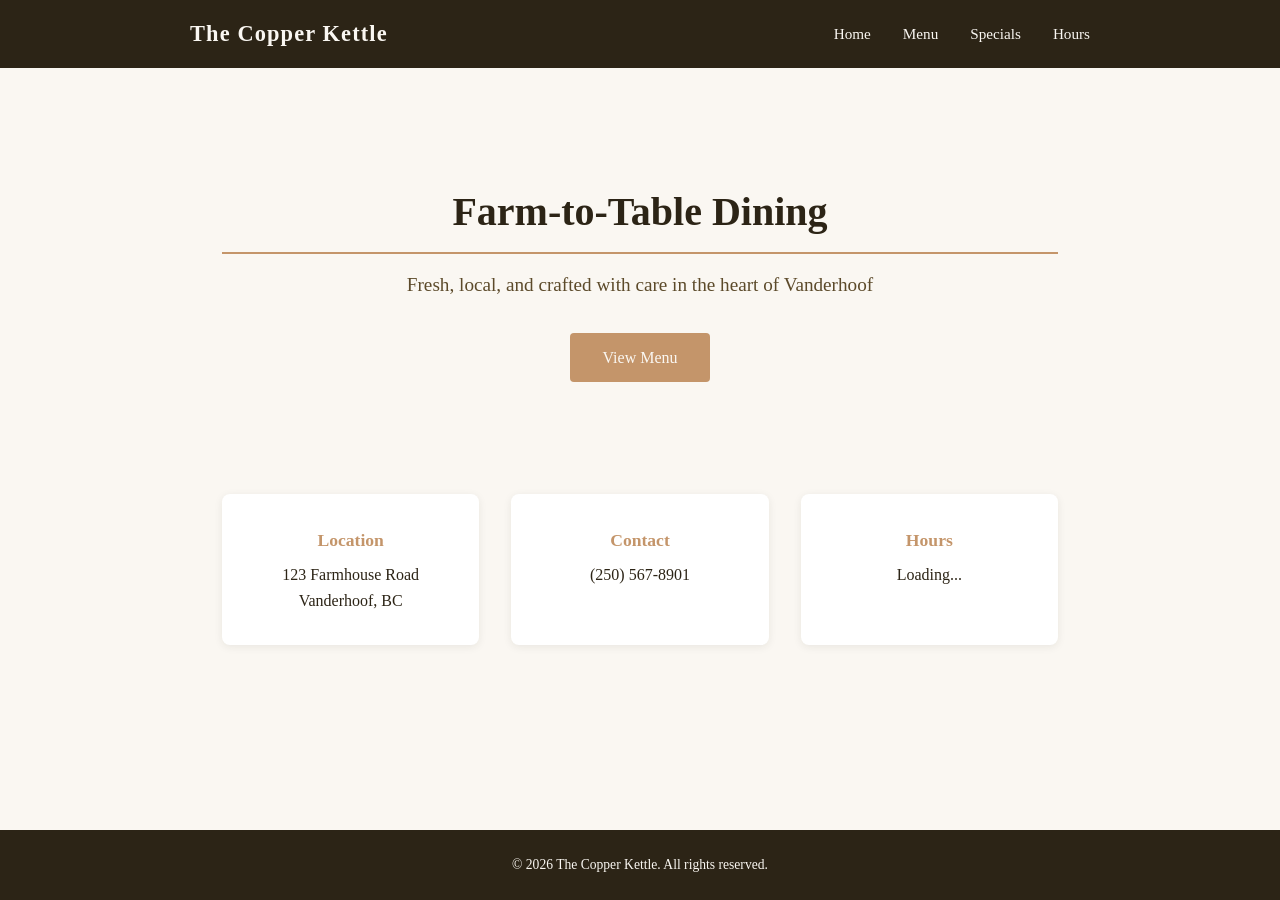
<file: index.html>
<!DOCTYPE html>
<html lang="en">
<head>
  <meta charset="UTF-8">
  <meta name="viewport" content="width=device-width, initial-scale=1.0">
  <title>The Copper Kettle | Farm-to-Table Dining in Vanderhoof</title>
  <link rel="stylesheet" href="style.css">
</head>
<body>
  <header>
    <nav>
      <div class="logo">The Copper Kettle</div>
      <ul class="nav-links">
        <li><a href="index.html">Home</a></li>
        <li><a href="menu.html">Menu</a></li>
        <li><a href="specials.html">Specials</a></li>
        <li><a href="hours.html">Hours</a></li>
      </ul>
    </nav>
  </header>

  <main>
    <section class="hero">
      <h1>Farm-to-Table Dining</h1>
      <p>Fresh, local, and crafted with care in the heart of Vanderhoof</p>
      <a href="menu.html" class="btn">View Menu</a>
    </section>

    <section class="info">
      <div class="info-card">
        <h3>Location</h3>
        <p>123 Farmhouse Road<br>Vanderhoof, BC</p>
      </div>
      <div class="info-card">
        <h3>Contact</h3>
        <p>(250) 567-8901</p>
      </div>
      <div class="info-card">
        <h3>Hours</h3>
        <p id="home-hours">Loading...</p>
      </div>
    </section>
  </main>

  <footer>
    <p>&copy; 2026 The Copper Kettle. All rights reserved.</p>
  </footer>

  <script src="app.js"></script>
  <script>
    loadHours('home-hours');
  </script>
</body>
</html>
</file>
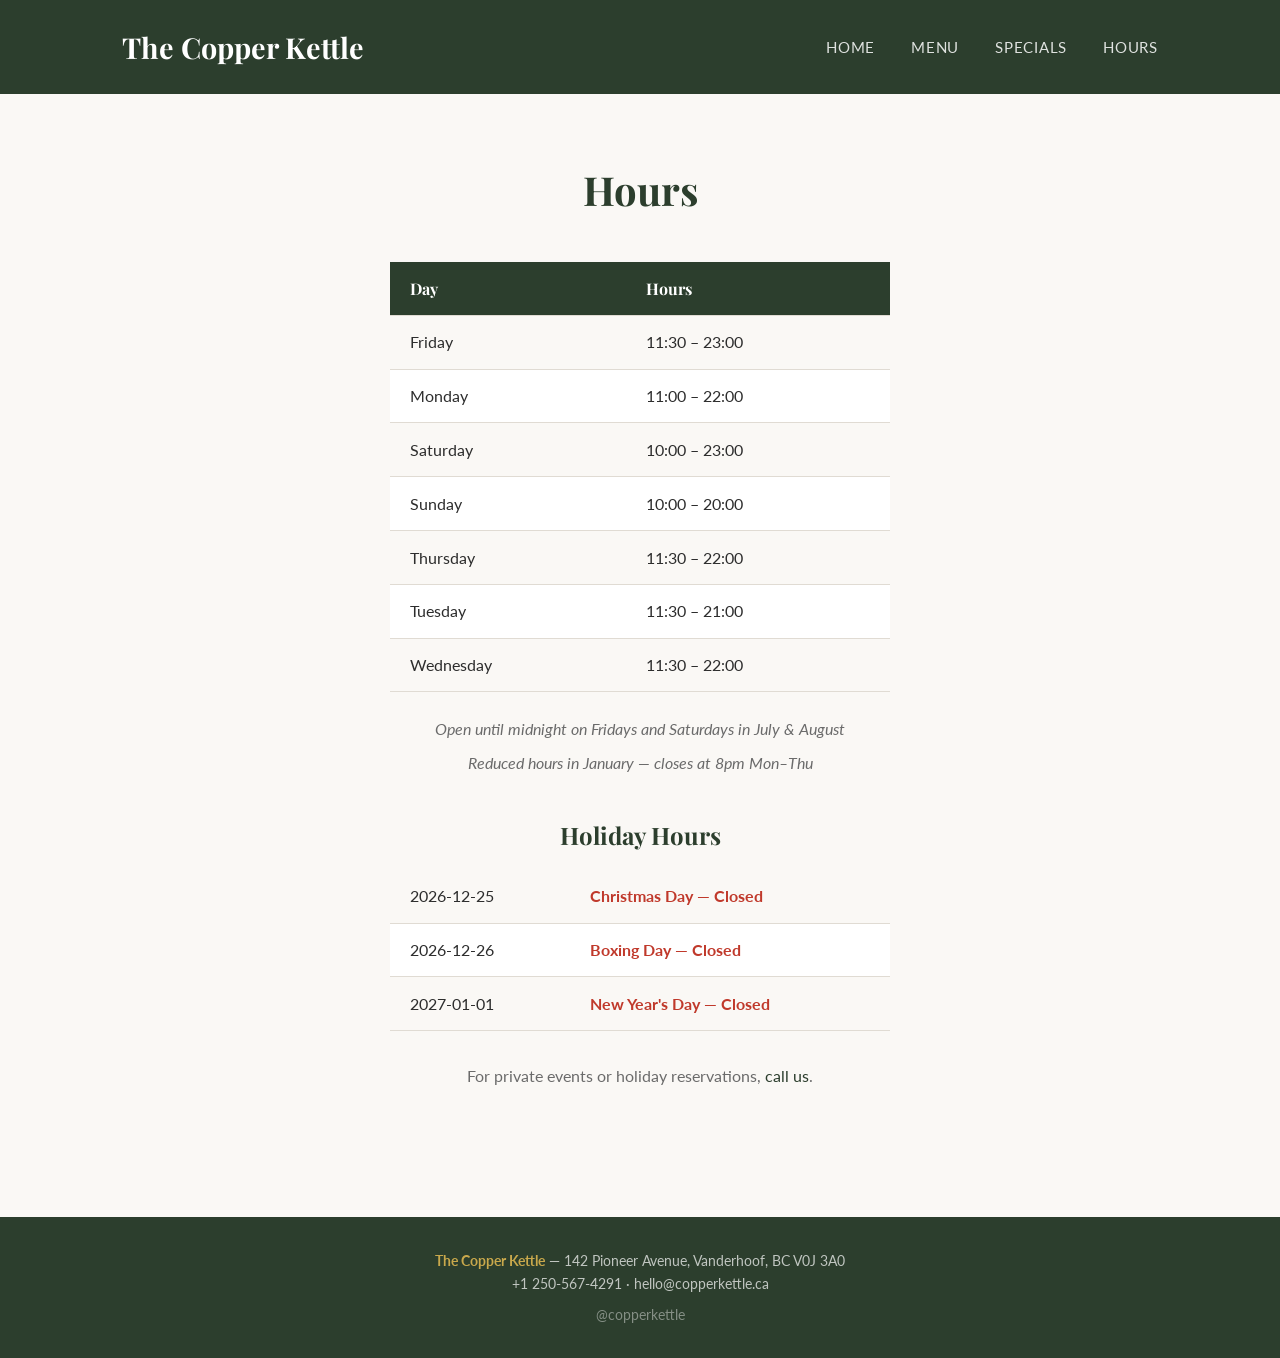
<file: hours/index.html>
<!doctype html><html lang=en><head><meta charset=UTF-8><meta name=viewport content="width=device-width,initial-scale=1"><title>Hours — The Copper Kettle</title>
<meta name=description content="Locally sourced ingredients, timeless recipes, unforgettable evenings."><link rel=preconnect href=https://fonts.googleapis.com><link href="https://fonts.googleapis.com/css2?family=Playfair+Display:wght@400;700&family=Lato:wght@300;400;700&display=swap" rel=stylesheet><style>:root{--primary:#2C3E2D;--accent:#C9A84C;--bg:#faf8f5;--text:#2d2d2d;--muted:#6b6b6b;--border:#e0dbd3}*{box-sizing:border-box;margin:0;padding:0}body{font-family:lato,sans-serif;background:var(--bg);color:var(--text);line-height:1.6}h1,h2,h3{font-family:playfair display,serif;font-weight:700}a{color:var(--primary);text-decoration:none}a:hover{color:var(--accent)}header{background:var(--primary);color:#fff;padding:0}.header-inner{max-width:1100px;margin:0 auto;display:flex;align-items:center;justify-content:space-between;padding:1.5rem 2rem}.site-name{font-family:playfair display,serif;font-size:1.8rem;font-weight:700;color:#fff}.site-name span{color:var(--accent)}nav a{color:rgba(255,255,255,.85);margin-left:2rem;font-size:.95rem;text-transform:uppercase;letter-spacing:.05em}nav a:hover{color:var(--accent)}.hero{background:linear-gradient(rgba(44,62,45,.75),rgba(44,62,45,.75)),url(/images/hero.jpg);background-size:cover;background-position:50%;color:#fff;text-align:center;padding:6rem 2rem}.hero h1{font-size:3.5rem;margin-bottom:1rem}.hero p{font-size:1.25rem;max-width:600px;margin:0 auto 2rem;opacity:.9}.hero-cta{display:inline-block;background:var(--accent);color:var(--primary);padding:.85rem 2.5rem;font-weight:700;border-radius:4px;text-transform:uppercase;letter-spacing:.08em;font-size:.9rem}.hero-cta:hover{background:#fff;color:var(--primary)}main{max-width:1100px;margin:0 auto;padding:4rem 2rem}h1.page-title{font-size:2.5rem;color:var(--primary);margin-bottom:2.5rem;text-align:center}.menu-section{margin-bottom:3.5rem}.menu-section h2{font-size:1.8rem;color:var(--primary);border-bottom:2px solid var(--accent);padding-bottom:.5rem;margin-bottom:1.5rem}.menu-section p.section-desc{color:var(--muted);font-style:italic;margin-bottom:1.5rem}.menu-grid{display:grid;gap:1.25rem}.menu-item{display:grid;grid-template-columns:1fr auto;gap:.5rem 1.5rem;padding:1.25rem;background:#fff;border:1px solid var(--border);border-radius:6px}.menu-item h3{font-size:1.1rem;grid-column:1}.menu-item .price{font-weight:700;color:var(--primary);font-size:1.05rem;grid-column:2;grid-row:1;white-space:nowrap}.menu-item .desc{grid-column:1;color:var(--muted);font-size:.95rem}.menu-item .tags{grid-column:1;font-size:.8rem;color:var(--accent);font-style:italic;margin-top:.35rem}.specials-grid{display:grid;grid-template-columns:repeat(auto-fit,minmax(300px,1fr));gap:1.5rem}.special-card{background:var(--primary);color:#fff;padding:2rem;border-radius:8px}.special-card h3{font-size:1.3rem;margin-bottom:.75rem}.special-card .special-price{font-size:1.5rem;font-weight:700;color:var(--accent);margin:.5rem 0}.special-card .special-days{font-size:.85rem;opacity:.75;text-transform:uppercase;letter-spacing:.05em}.special-card .special-note{font-size:.9rem;opacity:.8;margin-top:.75rem;font-style:italic}.hours-table{max-width:500px;margin:0 auto}.hours-table table{width:100%;border-collapse:collapse}.hours-table th,.hours-table td{padding:.85rem 1.25rem;text-align:left;border-bottom:1px solid var(--border)}.hours-table th{background:var(--primary);color:#fff;font-family:playfair display,serif}.hours-table tr:nth-child(even){background:#fff}.hours-table .closed{color:#c0392b;font-weight:700}footer{background:var(--primary);color:rgba(255,255,255,.7);text-align:center;padding:2rem;margin-top:4rem;font-size:.9rem}footer strong{color:var(--accent)}@media(max-width:600px){.hero h1{font-size:2.2rem}.menu-item{grid-template-columns:1fr}.menu-item .price{grid-column:1}}</style></head><body><header><div class=header-inner><div class=site-name>The Copper Kettle</div><nav><a href=/>Home</a>
<a href=/menu>Menu</a>
<a href=/specials>Specials</a>
<a href=/hours>Hours</a></nav></div></header><main><h1 class=page-title>Hours</h1><div class=hours-table><table><thead><tr><th>Day</th><th>Hours</th></tr></thead><tbody><tr><td>Friday</td><td>11:30 – 23:00</td></tr><tr><td>Monday</td><td>11:00 – 22:00</td></tr><tr><td>Saturday</td><td>10:00 – 23:00</td></tr><tr><td>Sunday</td><td>10:00 – 20:00</td></tr><tr><td>Thursday</td><td>11:30 – 22:00</td></tr><tr><td>Tuesday</td><td>11:30 – 21:00</td></tr><tr><td>Wednesday</td><td>11:30 – 22:00</td></tr></tbody></table></div><p style=text-align:center;margin-top:1.5rem;color:var(--muted);font-style:italic>Open until midnight on Fridays and Saturdays in July & August</p><p style=text-align:center;margin-top:.5rem;color:var(--muted);font-style:italic>Reduced hours in January — closes at 8pm Mon–Thu</p><h2 style=font-size:1.5rem;color:var(--primary);margin-top:2.5rem;margin-bottom:1rem;text-align:center>Holiday Hours</h2><div class=hours-table><table><tbody><tr><td>2026-12-25</td><td class=closed>Christmas Day — Closed</td></tr><tr><td>2026-12-26</td><td class=closed>Boxing Day — Closed</td></tr><tr><td>2027-01-01</td><td class=closed>New Year's Day — Closed</td></tr></tbody></table></div><p style=text-align:center;margin-top:2rem;color:var(--muted)>For private events or holiday reservations, <a href=tel:+1%20250-567-4291>call us</a>.</p></main><footer><p><strong>The Copper Kettle</strong> — 142 Pioneer Avenue, Vanderhoof, BC V0J 3A0</p><p>+1 250-567-4291 · hello@copperkettle.ca</p><p style=margin-top:.5rem;opacity:.6>@copperkettle</p></footer></body></html>
</file>
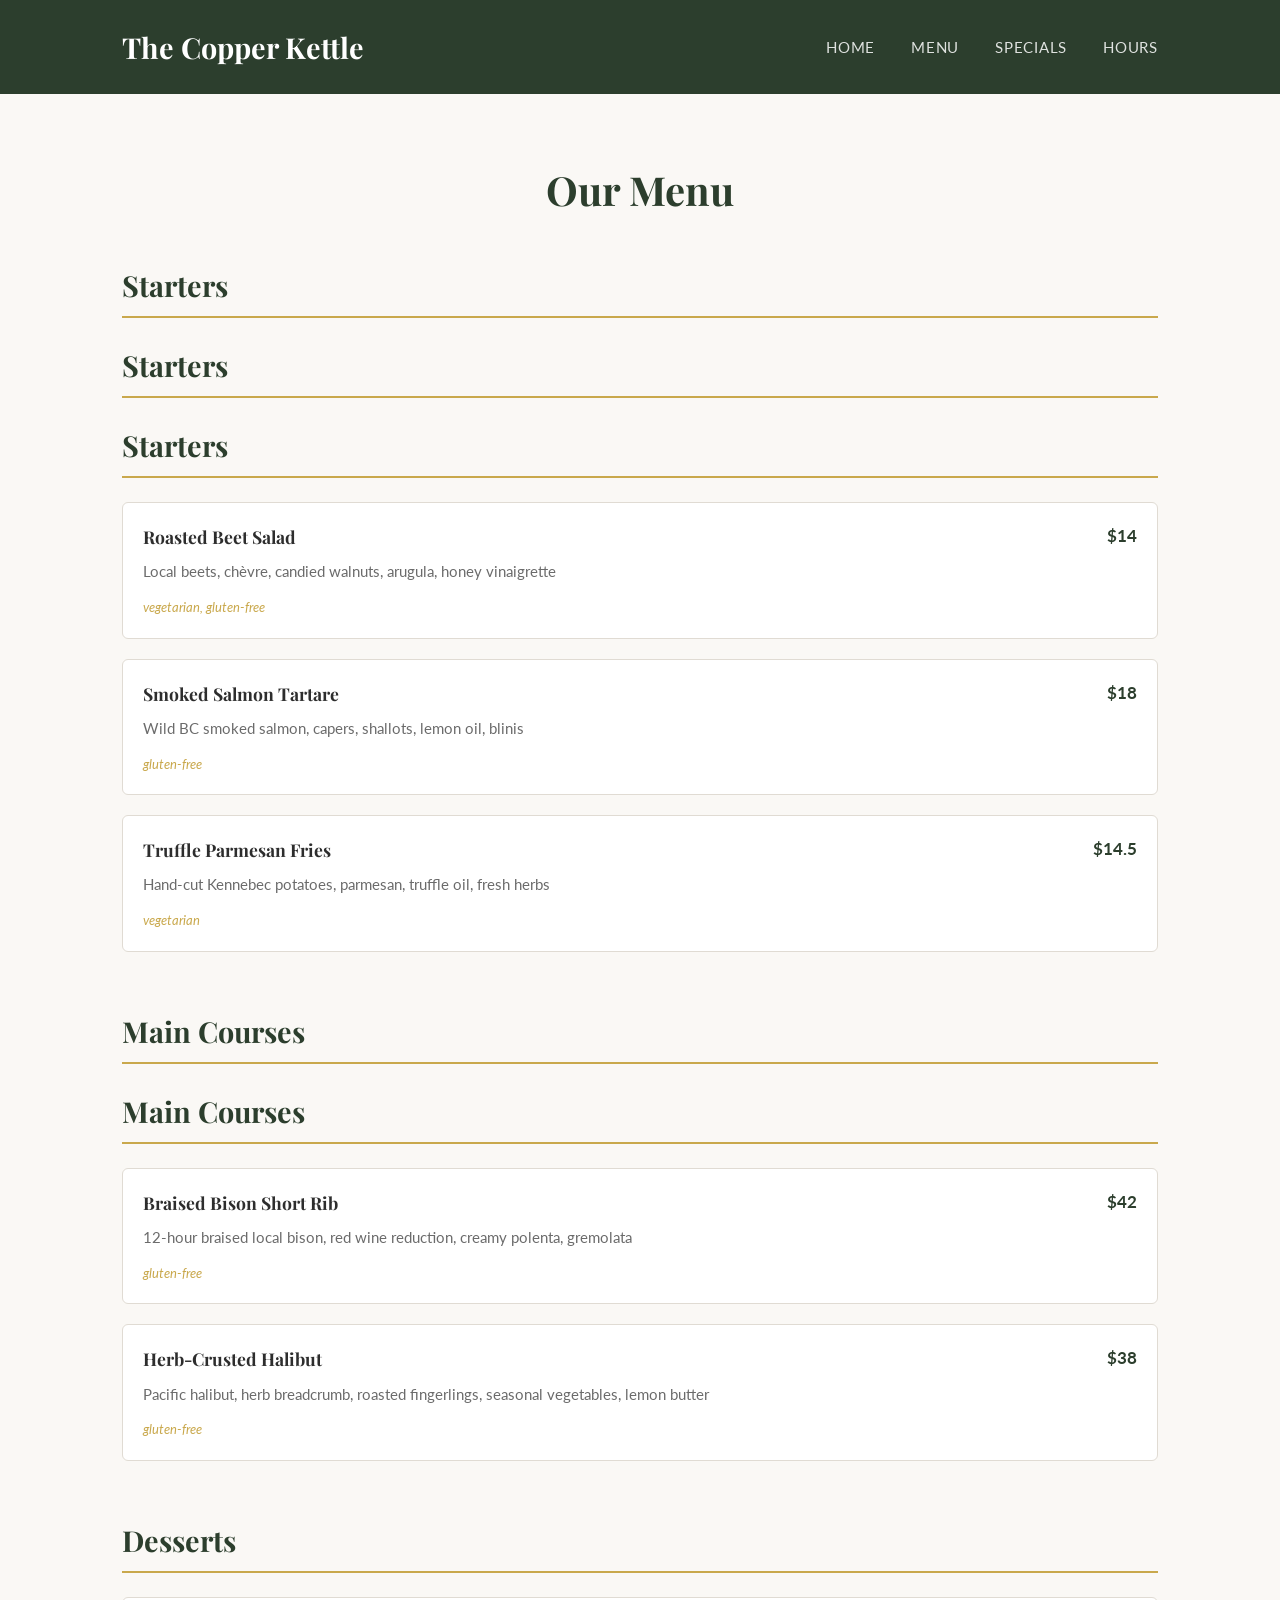
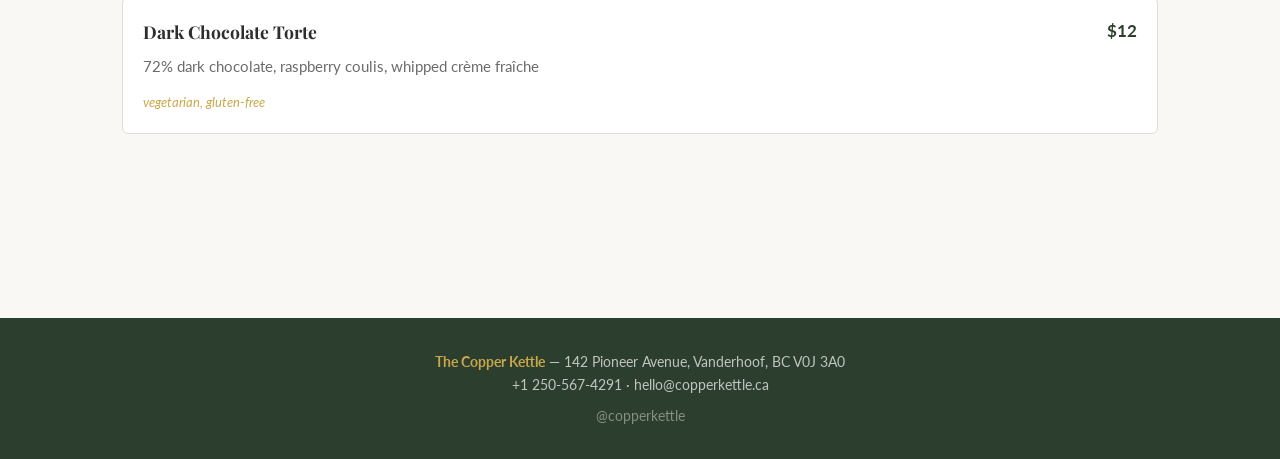
<file: menu/index.html>
<!doctype html><html lang=en><head><meta charset=UTF-8><meta name=viewport content="width=device-width,initial-scale=1"><title>Menu — The Copper Kettle</title>
<meta name=description content="Locally sourced ingredients, timeless recipes, unforgettable evenings."><link rel=preconnect href=https://fonts.googleapis.com><link href="https://fonts.googleapis.com/css2?family=Playfair+Display:wght@400;700&family=Lato:wght@300;400;700&display=swap" rel=stylesheet><style>:root{--primary:#2C3E2D;--accent:#C9A84C;--bg:#faf8f5;--text:#2d2d2d;--muted:#6b6b6b;--border:#e0dbd3}*{box-sizing:border-box;margin:0;padding:0}body{font-family:lato,sans-serif;background:var(--bg);color:var(--text);line-height:1.6}h1,h2,h3{font-family:playfair display,serif;font-weight:700}a{color:var(--primary);text-decoration:none}a:hover{color:var(--accent)}header{background:var(--primary);color:#fff;padding:0}.header-inner{max-width:1100px;margin:0 auto;display:flex;align-items:center;justify-content:space-between;padding:1.5rem 2rem}.site-name{font-family:playfair display,serif;font-size:1.8rem;font-weight:700;color:#fff}.site-name span{color:var(--accent)}nav a{color:rgba(255,255,255,.85);margin-left:2rem;font-size:.95rem;text-transform:uppercase;letter-spacing:.05em}nav a:hover{color:var(--accent)}.hero{background:linear-gradient(rgba(44,62,45,.75),rgba(44,62,45,.75)),url(/images/hero.jpg);background-size:cover;background-position:50%;color:#fff;text-align:center;padding:6rem 2rem}.hero h1{font-size:3.5rem;margin-bottom:1rem}.hero p{font-size:1.25rem;max-width:600px;margin:0 auto 2rem;opacity:.9}.hero-cta{display:inline-block;background:var(--accent);color:var(--primary);padding:.85rem 2.5rem;font-weight:700;border-radius:4px;text-transform:uppercase;letter-spacing:.08em;font-size:.9rem}.hero-cta:hover{background:#fff;color:var(--primary)}main{max-width:1100px;margin:0 auto;padding:4rem 2rem}h1.page-title{font-size:2.5rem;color:var(--primary);margin-bottom:2.5rem;text-align:center}.menu-section{margin-bottom:3.5rem}.menu-section h2{font-size:1.8rem;color:var(--primary);border-bottom:2px solid var(--accent);padding-bottom:.5rem;margin-bottom:1.5rem}.menu-section p.section-desc{color:var(--muted);font-style:italic;margin-bottom:1.5rem}.menu-grid{display:grid;gap:1.25rem}.menu-item{display:grid;grid-template-columns:1fr auto;gap:.5rem 1.5rem;padding:1.25rem;background:#fff;border:1px solid var(--border);border-radius:6px}.menu-item h3{font-size:1.1rem;grid-column:1}.menu-item .price{font-weight:700;color:var(--primary);font-size:1.05rem;grid-column:2;grid-row:1;white-space:nowrap}.menu-item .desc{grid-column:1;color:var(--muted);font-size:.95rem}.menu-item .tags{grid-column:1;font-size:.8rem;color:var(--accent);font-style:italic;margin-top:.35rem}.specials-grid{display:grid;grid-template-columns:repeat(auto-fit,minmax(300px,1fr));gap:1.5rem}.special-card{background:var(--primary);color:#fff;padding:2rem;border-radius:8px}.special-card h3{font-size:1.3rem;margin-bottom:.75rem}.special-card .special-price{font-size:1.5rem;font-weight:700;color:var(--accent);margin:.5rem 0}.special-card .special-days{font-size:.85rem;opacity:.75;text-transform:uppercase;letter-spacing:.05em}.special-card .special-note{font-size:.9rem;opacity:.8;margin-top:.75rem;font-style:italic}.hours-table{max-width:500px;margin:0 auto}.hours-table table{width:100%;border-collapse:collapse}.hours-table th,.hours-table td{padding:.85rem 1.25rem;text-align:left;border-bottom:1px solid var(--border)}.hours-table th{background:var(--primary);color:#fff;font-family:playfair display,serif}.hours-table tr:nth-child(even){background:#fff}.hours-table .closed{color:#c0392b;font-weight:700}footer{background:var(--primary);color:rgba(255,255,255,.7);text-align:center;padding:2rem;margin-top:4rem;font-size:.9rem}footer strong{color:var(--accent)}@media(max-width:600px){.hero h1{font-size:2.2rem}.menu-item{grid-template-columns:1fr}.menu-item .price{grid-column:1}}</style></head><body><header><div class=header-inner><div class=site-name>The Copper Kettle</div><nav><a href=/>Home</a>
<a href=/menu>Menu</a>
<a href=/specials>Specials</a>
<a href=/hours>Hours</a></nav></div></header><main><h1 class=page-title>Our Menu</h1><div class=menu-section><h2>Starters</h2><h2>Starters</h2><h2>Starters</h2><div class=menu-grid><div class=menu-item><h3>Roasted Beet Salad</h3><span class=price>$14</span><p class=desc>Local beets, chèvre, candied walnuts, arugula, honey vinaigrette</p><p class=tags>vegetarian, gluten-free</p></div><div class=menu-item><h3>Smoked Salmon Tartare</h3><span class=price>$18</span><p class=desc>Wild BC smoked salmon, capers, shallots, lemon oil, blinis</p><p class=tags>gluten-free</p></div><div class=menu-item><h3>Truffle Parmesan Fries</h3><span class=price>$14.5</span><p class=desc>Hand-cut Kennebec potatoes, parmesan, truffle oil, fresh herbs</p><p class=tags>vegetarian</p></div></div></div><div class=menu-section><h2>Main Courses</h2><h2>Main Courses</h2><div class=menu-grid><div class=menu-item><h3>Braised Bison Short Rib</h3><span class=price>$42</span><p class=desc>12-hour braised local bison, red wine reduction, creamy polenta, gremolata</p><p class=tags>gluten-free</p></div><div class=menu-item><h3>Herb-Crusted Halibut</h3><span class=price>$38</span><p class=desc>Pacific halibut, herb breadcrumb, roasted fingerlings, seasonal vegetables, lemon butter</p><p class=tags>gluten-free</p></div></div></div><div class=menu-section><h2>Desserts</h2><div class=menu-grid><div class=menu-item><h3>Dark Chocolate Torte</h3><span class=price>$12</span><p class=desc>72% dark chocolate, raspberry coulis, whipped crème fraîche</p><p class=tags>vegetarian, gluten-free</p></div></div></div></main><footer><p><strong>The Copper Kettle</strong> — 142 Pioneer Avenue, Vanderhoof, BC V0J 3A0</p><p>+1 250-567-4291 · hello@copperkettle.ca</p><p style=margin-top:.5rem;opacity:.6>@copperkettle</p></footer></body></html>
</file>
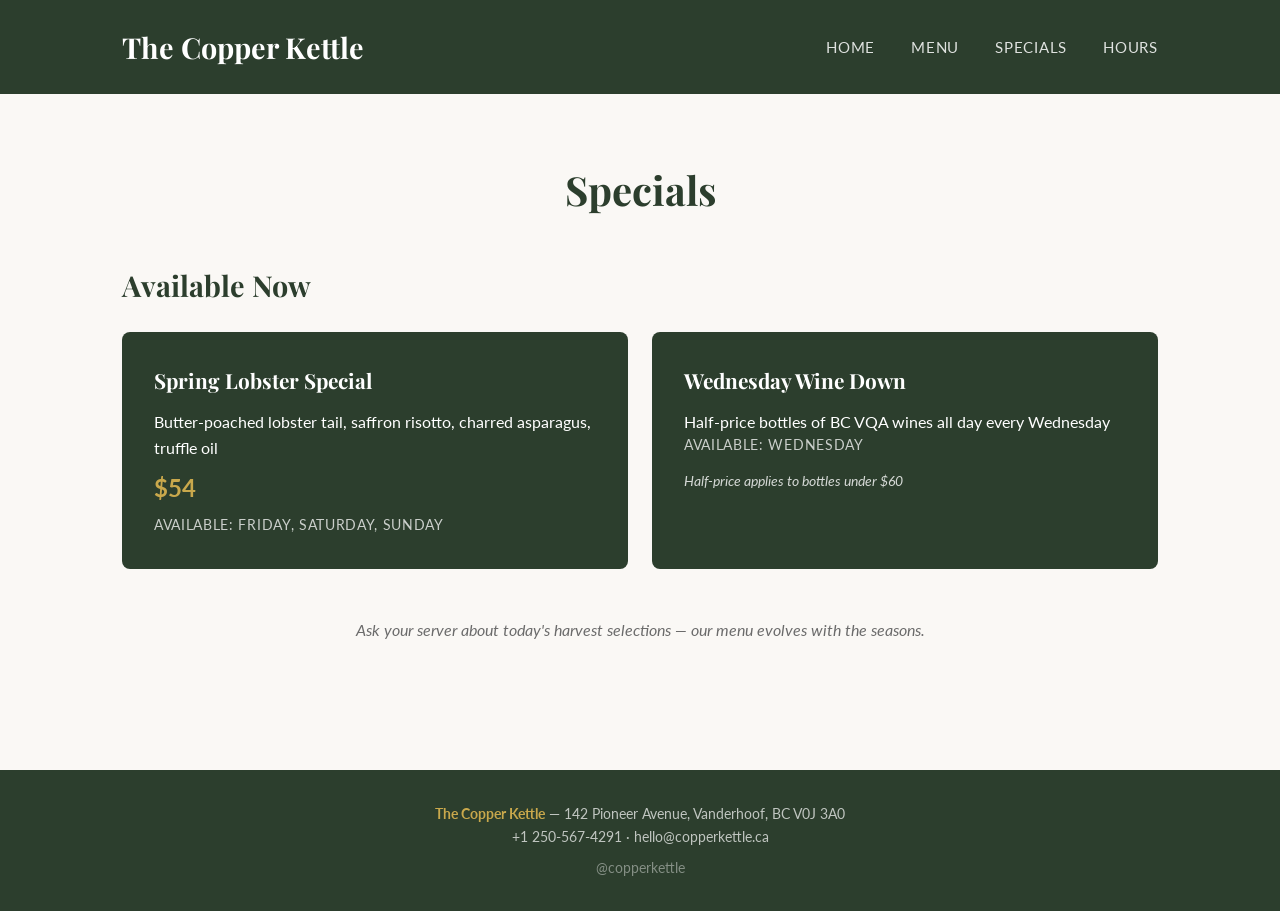
<file: specials/index.html>
<!doctype html><html lang=en><head><meta charset=UTF-8><meta name=viewport content="width=device-width,initial-scale=1"><title>Specials — The Copper Kettle</title>
<meta name=description content="Locally sourced ingredients, timeless recipes, unforgettable evenings."><link rel=preconnect href=https://fonts.googleapis.com><link href="https://fonts.googleapis.com/css2?family=Playfair+Display:wght@400;700&family=Lato:wght@300;400;700&display=swap" rel=stylesheet><style>:root{--primary:#2C3E2D;--accent:#C9A84C;--bg:#faf8f5;--text:#2d2d2d;--muted:#6b6b6b;--border:#e0dbd3}*{box-sizing:border-box;margin:0;padding:0}body{font-family:lato,sans-serif;background:var(--bg);color:var(--text);line-height:1.6}h1,h2,h3{font-family:playfair display,serif;font-weight:700}a{color:var(--primary);text-decoration:none}a:hover{color:var(--accent)}header{background:var(--primary);color:#fff;padding:0}.header-inner{max-width:1100px;margin:0 auto;display:flex;align-items:center;justify-content:space-between;padding:1.5rem 2rem}.site-name{font-family:playfair display,serif;font-size:1.8rem;font-weight:700;color:#fff}.site-name span{color:var(--accent)}nav a{color:rgba(255,255,255,.85);margin-left:2rem;font-size:.95rem;text-transform:uppercase;letter-spacing:.05em}nav a:hover{color:var(--accent)}.hero{background:linear-gradient(rgba(44,62,45,.75),rgba(44,62,45,.75)),url(/images/hero.jpg);background-size:cover;background-position:50%;color:#fff;text-align:center;padding:6rem 2rem}.hero h1{font-size:3.5rem;margin-bottom:1rem}.hero p{font-size:1.25rem;max-width:600px;margin:0 auto 2rem;opacity:.9}.hero-cta{display:inline-block;background:var(--accent);color:var(--primary);padding:.85rem 2.5rem;font-weight:700;border-radius:4px;text-transform:uppercase;letter-spacing:.08em;font-size:.9rem}.hero-cta:hover{background:#fff;color:var(--primary)}main{max-width:1100px;margin:0 auto;padding:4rem 2rem}h1.page-title{font-size:2.5rem;color:var(--primary);margin-bottom:2.5rem;text-align:center}.menu-section{margin-bottom:3.5rem}.menu-section h2{font-size:1.8rem;color:var(--primary);border-bottom:2px solid var(--accent);padding-bottom:.5rem;margin-bottom:1.5rem}.menu-section p.section-desc{color:var(--muted);font-style:italic;margin-bottom:1.5rem}.menu-grid{display:grid;gap:1.25rem}.menu-item{display:grid;grid-template-columns:1fr auto;gap:.5rem 1.5rem;padding:1.25rem;background:#fff;border:1px solid var(--border);border-radius:6px}.menu-item h3{font-size:1.1rem;grid-column:1}.menu-item .price{font-weight:700;color:var(--primary);font-size:1.05rem;grid-column:2;grid-row:1;white-space:nowrap}.menu-item .desc{grid-column:1;color:var(--muted);font-size:.95rem}.menu-item .tags{grid-column:1;font-size:.8rem;color:var(--accent);font-style:italic;margin-top:.35rem}.specials-grid{display:grid;grid-template-columns:repeat(auto-fit,minmax(300px,1fr));gap:1.5rem}.special-card{background:var(--primary);color:#fff;padding:2rem;border-radius:8px}.special-card h3{font-size:1.3rem;margin-bottom:.75rem}.special-card .special-price{font-size:1.5rem;font-weight:700;color:var(--accent);margin:.5rem 0}.special-card .special-days{font-size:.85rem;opacity:.75;text-transform:uppercase;letter-spacing:.05em}.special-card .special-note{font-size:.9rem;opacity:.8;margin-top:.75rem;font-style:italic}.hours-table{max-width:500px;margin:0 auto}.hours-table table{width:100%;border-collapse:collapse}.hours-table th,.hours-table td{padding:.85rem 1.25rem;text-align:left;border-bottom:1px solid var(--border)}.hours-table th{background:var(--primary);color:#fff;font-family:playfair display,serif}.hours-table tr:nth-child(even){background:#fff}.hours-table .closed{color:#c0392b;font-weight:700}footer{background:var(--primary);color:rgba(255,255,255,.7);text-align:center;padding:2rem;margin-top:4rem;font-size:.9rem}footer strong{color:var(--accent)}@media(max-width:600px){.hero h1{font-size:2.2rem}.menu-item{grid-template-columns:1fr}.menu-item .price{grid-column:1}}</style></head><body><header><div class=header-inner><div class=site-name>The Copper Kettle</div><nav><a href=/>Home</a>
<a href=/menu>Menu</a>
<a href=/specials>Specials</a>
<a href=/hours>Hours</a></nav></div></header><main><h1 class=page-title>Specials</h1><h2 style=font-size:1.8rem;color:var(--primary);margin-bottom:1.5rem>Available Now</h2><div class=specials-grid style=margin-bottom:3rem><div class=special-card><h3>Spring Lobster Special</h3><p>Butter-poached lobster tail, saffron risotto, charred asparagus, truffle oil</p><div class=special-price>$54</div><div class=special-days>Available: Friday, Saturday, Sunday</div></div><div class=special-card><h3>Wednesday Wine Down</h3><p>Half-price bottles of BC VQA wines all day every Wednesday</p><div class=special-days>Available: Wednesday</div><div class=special-note>Half-price applies to bottles under $60</div></div></div><p style=text-align:center;color:var(--muted);font-style:italic>Ask your server about today's harvest selections — our menu evolves with the seasons.</p></main><footer><p><strong>The Copper Kettle</strong> — 142 Pioneer Avenue, Vanderhoof, BC V0J 3A0</p><p>+1 250-567-4291 · hello@copperkettle.ca</p><p style=margin-top:.5rem;opacity:.6>@copperkettle</p></footer></body></html>
</file>
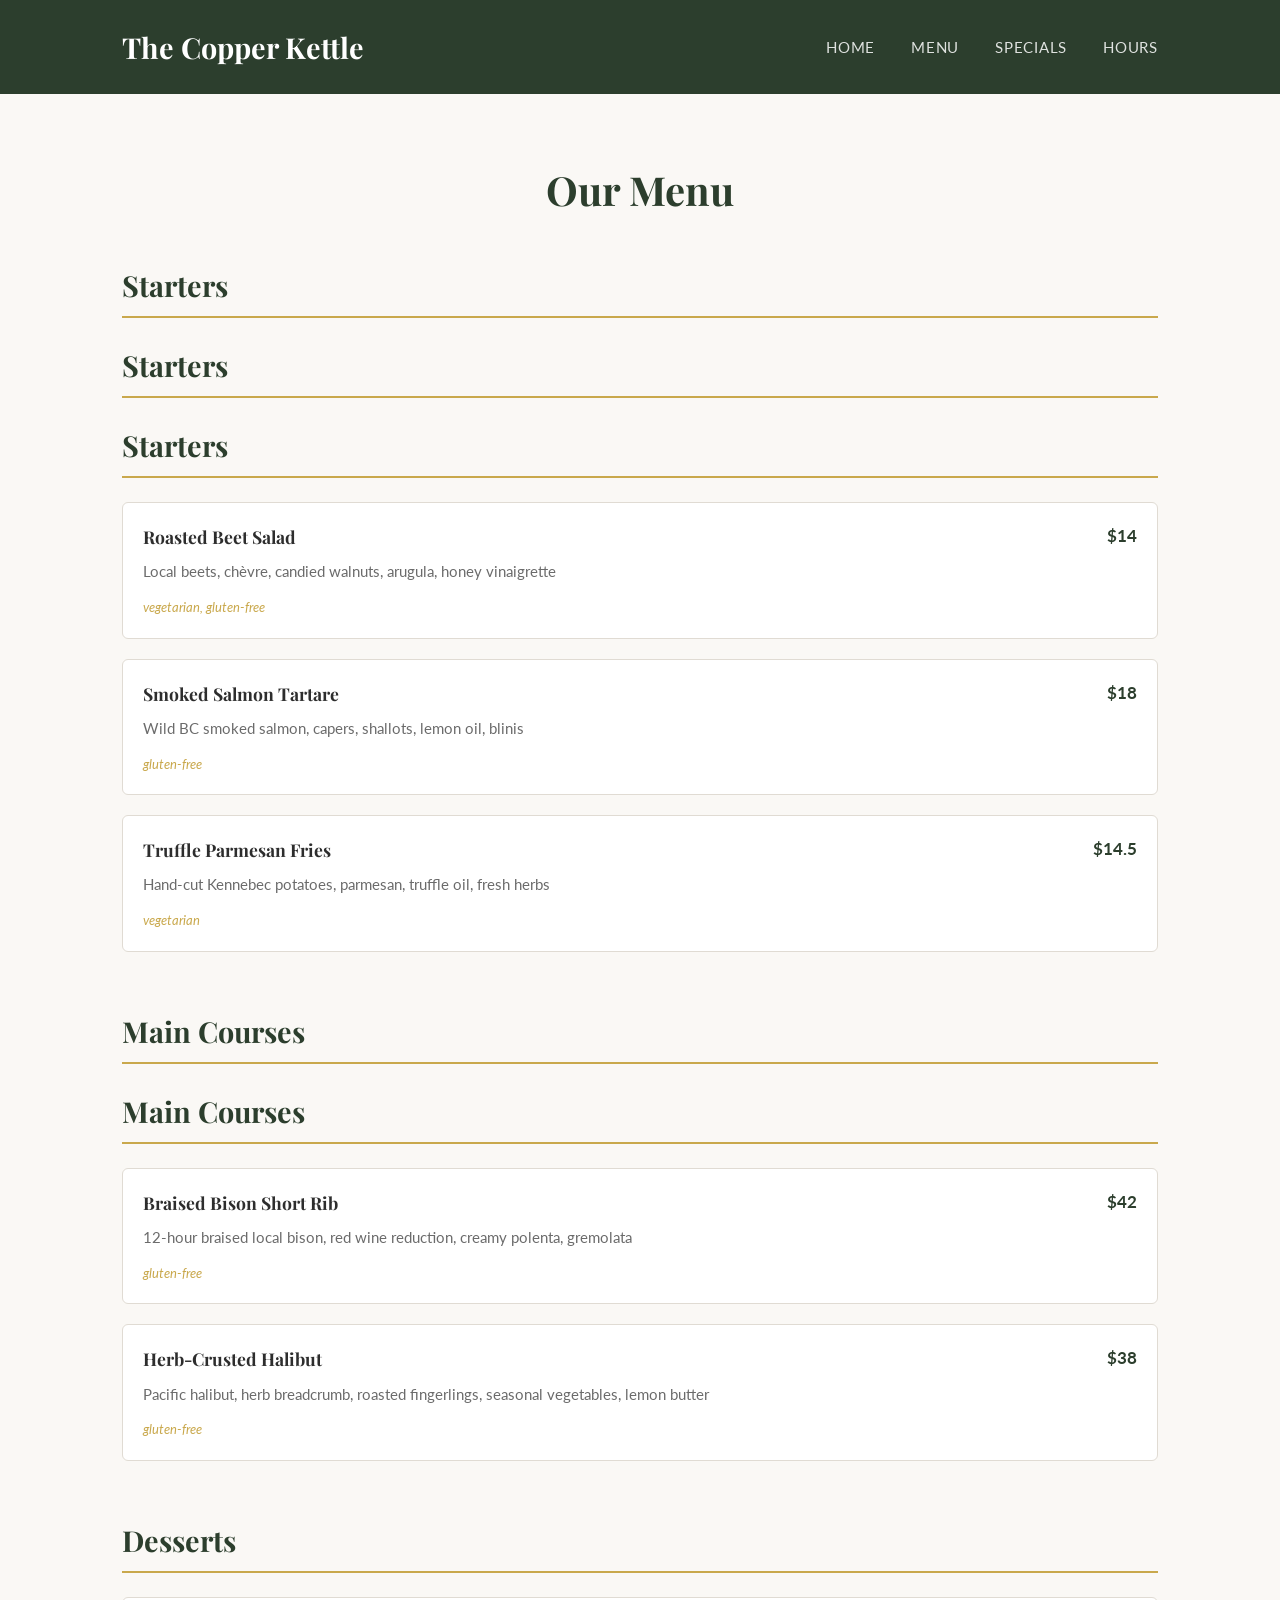
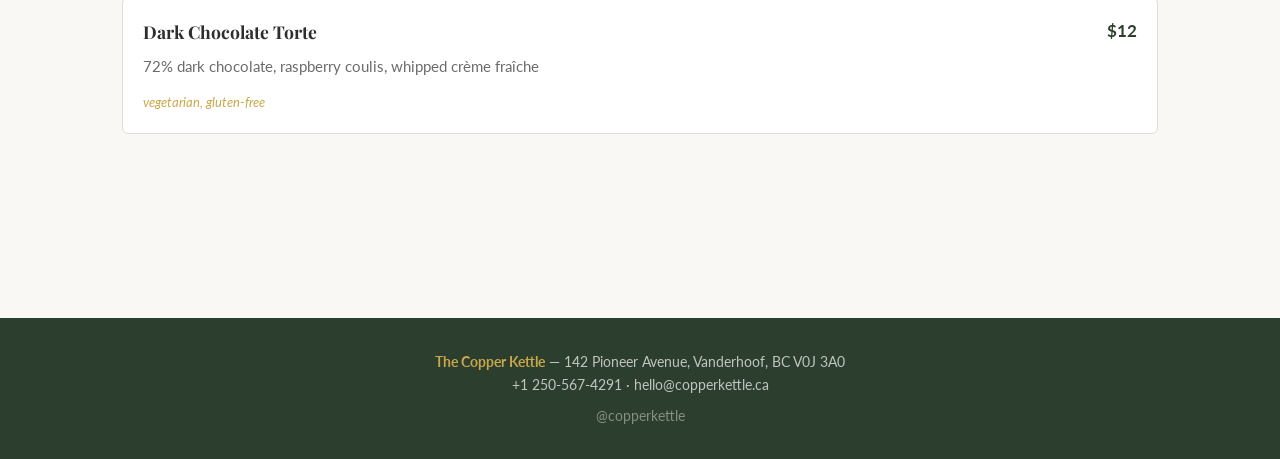
<file: site/hugo/public/menu/index.html>
<!doctype html><html lang=en><head><meta charset=UTF-8><meta name=viewport content="width=device-width,initial-scale=1"><title>Menus — The Copper Kettle</title>
<meta name=description content="Locally sourced ingredients, timeless recipes, unforgettable evenings."><link rel=preconnect href=https://fonts.googleapis.com><link href="https://fonts.googleapis.com/css2?family=Playfair+Display:wght@400;700&family=Lato:wght@300;400;700&display=swap" rel=stylesheet><style>:root{--primary:#2C3E2D;--accent:#C9A84C;--bg:#faf8f5;--text:#2d2d2d;--muted:#6b6b6b;--border:#e0dbd3}*{box-sizing:border-box;margin:0;padding:0}body{font-family:lato,sans-serif;background:var(--bg);color:var(--text);line-height:1.6}h1,h2,h3{font-family:playfair display,serif;font-weight:700}a{color:var(--primary);text-decoration:none}a:hover{color:var(--accent)}header{background:var(--primary);color:#fff;padding:0}.header-inner{max-width:1100px;margin:0 auto;display:flex;align-items:center;justify-content:space-between;padding:1.5rem 2rem}.site-name{font-family:playfair display,serif;font-size:1.8rem;font-weight:700;color:#fff}.site-name span{color:var(--accent)}nav a{color:rgba(255,255,255,.85);margin-left:2rem;font-size:.95rem;text-transform:uppercase;letter-spacing:.05em}nav a:hover{color:var(--accent)}.hero{background:linear-gradient(rgba(44,62,45,.75),rgba(44,62,45,.75)),url(/images/hero.jpg);background-size:cover;background-position:50%;color:#fff;text-align:center;padding:6rem 2rem}.hero h1{font-size:3.5rem;margin-bottom:1rem}.hero p{font-size:1.25rem;max-width:600px;margin:0 auto 2rem;opacity:.9}.hero-cta{display:inline-block;background:var(--accent);color:var(--primary);padding:.85rem 2.5rem;font-weight:700;border-radius:4px;text-transform:uppercase;letter-spacing:.08em;font-size:.9rem}.hero-cta:hover{background:#fff;color:var(--primary)}main{max-width:1100px;margin:0 auto;padding:4rem 2rem}h1.page-title{font-size:2.5rem;color:var(--primary);margin-bottom:2.5rem;text-align:center}.menu-section{margin-bottom:3.5rem}.menu-section h2{font-size:1.8rem;color:var(--primary);border-bottom:2px solid var(--accent);padding-bottom:.5rem;margin-bottom:1.5rem}.menu-section p.section-desc{color:var(--muted);font-style:italic;margin-bottom:1.5rem}.menu-grid{display:grid;gap:1.25rem}.menu-item{display:grid;grid-template-columns:1fr auto;gap:.5rem 1.5rem;padding:1.25rem;background:#fff;border:1px solid var(--border);border-radius:6px}.menu-item h3{font-size:1.1rem;grid-column:1}.menu-item .price{font-weight:700;color:var(--primary);font-size:1.05rem;grid-column:2;grid-row:1;white-space:nowrap}.menu-item .desc{grid-column:1;color:var(--muted);font-size:.95rem}.menu-item .tags{grid-column:1;font-size:.8rem;color:var(--accent);font-style:italic;margin-top:.35rem}.specials-grid{display:grid;grid-template-columns:repeat(auto-fit,minmax(300px,1fr));gap:1.5rem}.special-card{background:var(--primary);color:#fff;padding:2rem;border-radius:8px}.special-card h3{font-size:1.3rem;margin-bottom:.75rem}.special-card .special-price{font-size:1.5rem;font-weight:700;color:var(--accent);margin:.5rem 0}.special-card .special-days{font-size:.85rem;opacity:.75;text-transform:uppercase;letter-spacing:.05em}.special-card .special-note{font-size:.9rem;opacity:.8;margin-top:.75rem;font-style:italic}.hours-table{max-width:500px;margin:0 auto}.hours-table table{width:100%;border-collapse:collapse}.hours-table th,.hours-table td{padding:.85rem 1.25rem;text-align:left;border-bottom:1px solid var(--border)}.hours-table th{background:var(--primary);color:#fff;font-family:playfair display,serif}.hours-table tr:nth-child(even){background:#fff}.hours-table .closed{color:#c0392b;font-weight:700}footer{background:var(--primary);color:rgba(255,255,255,.7);text-align:center;padding:2rem;margin-top:4rem;font-size:.9rem}footer strong{color:var(--accent)}@media(max-width:600px){.hero h1{font-size:2.2rem}.menu-item{grid-template-columns:1fr}.menu-item .price{grid-column:1}}</style></head><body><header><div class=header-inner><div class=site-name>The Copper Kettle</div><nav><a href=/>Home</a>
<a href=/menu>Menu</a>
<a href=/specials>Specials</a>
<a href=/hours>Hours</a></nav></div></header><main><h1 class=page-title>Our Menu</h1><div class=menu-section><h2>Starters</h2><h2>Starters</h2><h2>Starters</h2><div class=menu-grid><div class=menu-item><h3>Roasted Beet Salad</h3><span class=price>$14</span><p class=desc>Local beets, chèvre, candied walnuts, arugula, honey vinaigrette</p><p class=tags>vegetarian, gluten-free</p></div><div class=menu-item><h3>Smoked Salmon Tartare</h3><span class=price>$18</span><p class=desc>Wild BC smoked salmon, capers, shallots, lemon oil, blinis</p><p class=tags>gluten-free</p></div><div class=menu-item><h3>Truffle Parmesan Fries</h3><span class=price>$14.5</span><p class=desc>Hand-cut Kennebec potatoes, parmesan, truffle oil, fresh herbs</p><p class=tags>vegetarian</p></div></div></div><div class=menu-section><h2>Main Courses</h2><h2>Main Courses</h2><div class=menu-grid><div class=menu-item><h3>Braised Bison Short Rib</h3><span class=price>$42</span><p class=desc>12-hour braised local bison, red wine reduction, creamy polenta, gremolata</p><p class=tags>gluten-free</p></div><div class=menu-item><h3>Herb-Crusted Halibut</h3><span class=price>$38</span><p class=desc>Pacific halibut, herb breadcrumb, roasted fingerlings, seasonal vegetables, lemon butter</p><p class=tags>gluten-free</p></div></div></div><div class=menu-section><h2>Desserts</h2><div class=menu-grid><div class=menu-item><h3>Dark Chocolate Torte</h3><span class=price>$12</span><p class=desc>72% dark chocolate, raspberry coulis, whipped crème fraîche</p><p class=tags>vegetarian, gluten-free</p></div></div></div></main><footer><p><strong>The Copper Kettle</strong> — 142 Pioneer Avenue, Vanderhoof, BC V0J 3A0</p><p>+1 250-567-4291 · hello@copperkettle.ca</p><p style=margin-top:.5rem;opacity:.6>@copperkettle</p></footer></body></html>
</file>
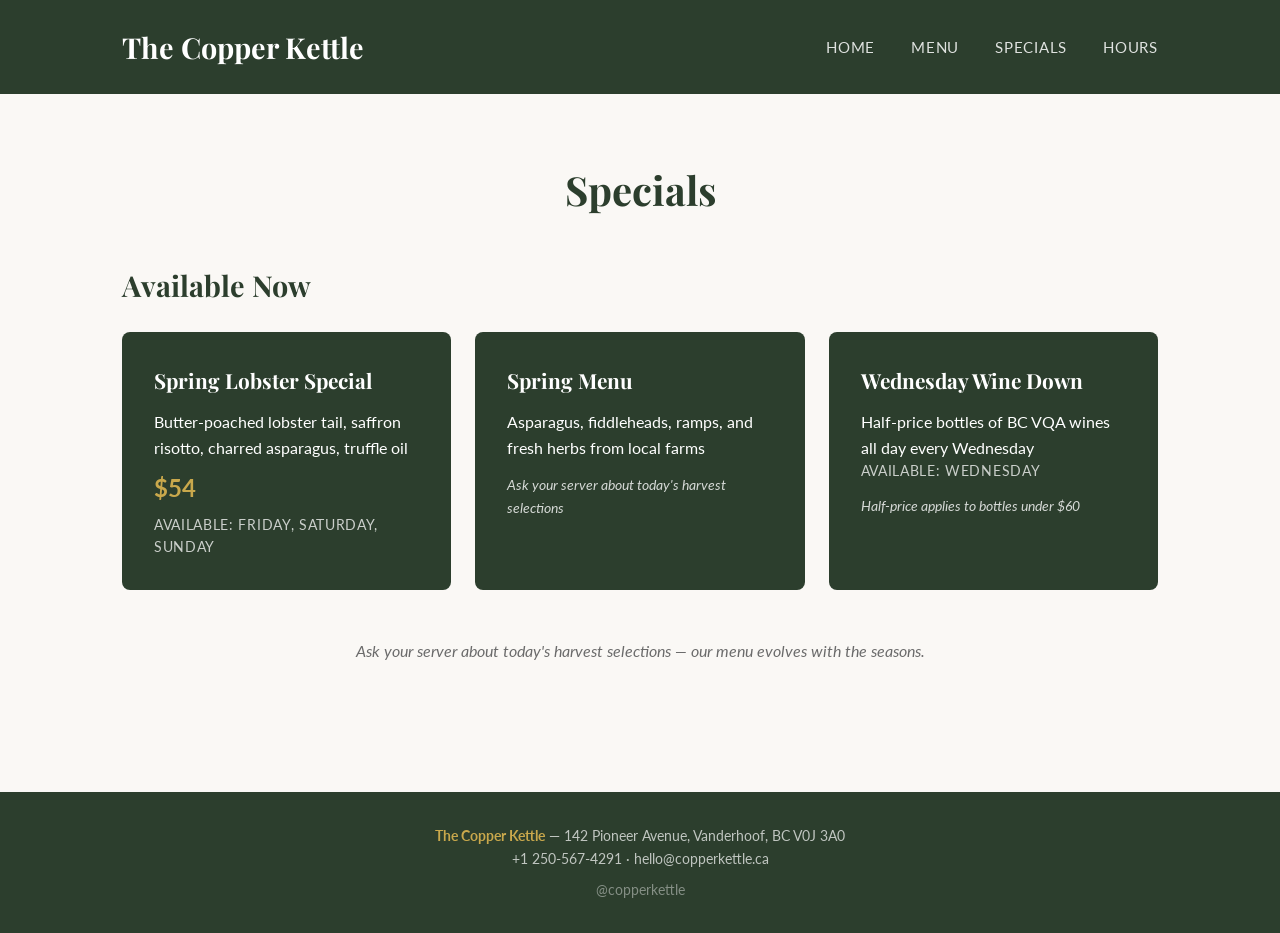
<file: site/hugo/public/specials/index.html>
<!doctype html><html lang=en><head><meta charset=UTF-8><meta name=viewport content="width=device-width,initial-scale=1"><title>Specials — The Copper Kettle</title>
<meta name=description content="Locally sourced ingredients, timeless recipes, unforgettable evenings."><link rel=preconnect href=https://fonts.googleapis.com><link href="https://fonts.googleapis.com/css2?family=Playfair+Display:wght@400;700&family=Lato:wght@300;400;700&display=swap" rel=stylesheet><style>:root{--primary:#2C3E2D;--accent:#C9A84C;--bg:#faf8f5;--text:#2d2d2d;--muted:#6b6b6b;--border:#e0dbd3}*{box-sizing:border-box;margin:0;padding:0}body{font-family:lato,sans-serif;background:var(--bg);color:var(--text);line-height:1.6}h1,h2,h3{font-family:playfair display,serif;font-weight:700}a{color:var(--primary);text-decoration:none}a:hover{color:var(--accent)}header{background:var(--primary);color:#fff;padding:0}.header-inner{max-width:1100px;margin:0 auto;display:flex;align-items:center;justify-content:space-between;padding:1.5rem 2rem}.site-name{font-family:playfair display,serif;font-size:1.8rem;font-weight:700;color:#fff}.site-name span{color:var(--accent)}nav a{color:rgba(255,255,255,.85);margin-left:2rem;font-size:.95rem;text-transform:uppercase;letter-spacing:.05em}nav a:hover{color:var(--accent)}.hero{background:linear-gradient(rgba(44,62,45,.75),rgba(44,62,45,.75)),url(/images/hero.jpg);background-size:cover;background-position:50%;color:#fff;text-align:center;padding:6rem 2rem}.hero h1{font-size:3.5rem;margin-bottom:1rem}.hero p{font-size:1.25rem;max-width:600px;margin:0 auto 2rem;opacity:.9}.hero-cta{display:inline-block;background:var(--accent);color:var(--primary);padding:.85rem 2.5rem;font-weight:700;border-radius:4px;text-transform:uppercase;letter-spacing:.08em;font-size:.9rem}.hero-cta:hover{background:#fff;color:var(--primary)}main{max-width:1100px;margin:0 auto;padding:4rem 2rem}h1.page-title{font-size:2.5rem;color:var(--primary);margin-bottom:2.5rem;text-align:center}.menu-section{margin-bottom:3.5rem}.menu-section h2{font-size:1.8rem;color:var(--primary);border-bottom:2px solid var(--accent);padding-bottom:.5rem;margin-bottom:1.5rem}.menu-section p.section-desc{color:var(--muted);font-style:italic;margin-bottom:1.5rem}.menu-grid{display:grid;gap:1.25rem}.menu-item{display:grid;grid-template-columns:1fr auto;gap:.5rem 1.5rem;padding:1.25rem;background:#fff;border:1px solid var(--border);border-radius:6px}.menu-item h3{font-size:1.1rem;grid-column:1}.menu-item .price{font-weight:700;color:var(--primary);font-size:1.05rem;grid-column:2;grid-row:1;white-space:nowrap}.menu-item .desc{grid-column:1;color:var(--muted);font-size:.95rem}.menu-item .tags{grid-column:1;font-size:.8rem;color:var(--accent);font-style:italic;margin-top:.35rem}.specials-grid{display:grid;grid-template-columns:repeat(auto-fit,minmax(300px,1fr));gap:1.5rem}.special-card{background:var(--primary);color:#fff;padding:2rem;border-radius:8px}.special-card h3{font-size:1.3rem;margin-bottom:.75rem}.special-card .special-price{font-size:1.5rem;font-weight:700;color:var(--accent);margin:.5rem 0}.special-card .special-days{font-size:.85rem;opacity:.75;text-transform:uppercase;letter-spacing:.05em}.special-card .special-note{font-size:.9rem;opacity:.8;margin-top:.75rem;font-style:italic}.hours-table{max-width:500px;margin:0 auto}.hours-table table{width:100%;border-collapse:collapse}.hours-table th,.hours-table td{padding:.85rem 1.25rem;text-align:left;border-bottom:1px solid var(--border)}.hours-table th{background:var(--primary);color:#fff;font-family:playfair display,serif}.hours-table tr:nth-child(even){background:#fff}.hours-table .closed{color:#c0392b;font-weight:700}footer{background:var(--primary);color:rgba(255,255,255,.7);text-align:center;padding:2rem;margin-top:4rem;font-size:.9rem}footer strong{color:var(--accent)}@media(max-width:600px){.hero h1{font-size:2.2rem}.menu-item{grid-template-columns:1fr}.menu-item .price{grid-column:1}}</style></head><body><header><div class=header-inner><div class=site-name>The Copper Kettle</div><nav><a href=/>Home</a>
<a href=/menu>Menu</a>
<a href=/specials>Specials</a>
<a href=/hours>Hours</a></nav></div></header><main><h1 class=page-title>Specials</h1><h2 style=font-size:1.8rem;color:var(--primary);margin-bottom:1.5rem>Available Now</h2><div class=specials-grid style=margin-bottom:3rem><div class=special-card><h3>Spring Lobster Special</h3><p>Butter-poached lobster tail, saffron risotto, charred asparagus, truffle oil</p><div class=special-price>$54</div><div class=special-days>Available: Friday, Saturday, Sunday</div></div><div class=special-card><h3>Spring Menu</h3><p>Asparagus, fiddleheads, ramps, and fresh herbs from local farms</p><div class=special-note>Ask your server about today's harvest selections</div></div><div class=special-card><h3>Wednesday Wine Down</h3><p>Half-price bottles of BC VQA wines all day every Wednesday</p><div class=special-days>Available: Wednesday</div><div class=special-note>Half-price applies to bottles under $60</div></div></div><p style=text-align:center;color:var(--muted);font-style:italic>Ask your server about today's harvest selections — our menu evolves with the seasons.</p></main><footer><p><strong>The Copper Kettle</strong> — 142 Pioneer Avenue, Vanderhoof, BC V0J 3A0</p><p>+1 250-567-4291 · hello@copperkettle.ca</p><p style=margin-top:.5rem;opacity:.6>@copperkettle</p></footer></body></html>
</file>
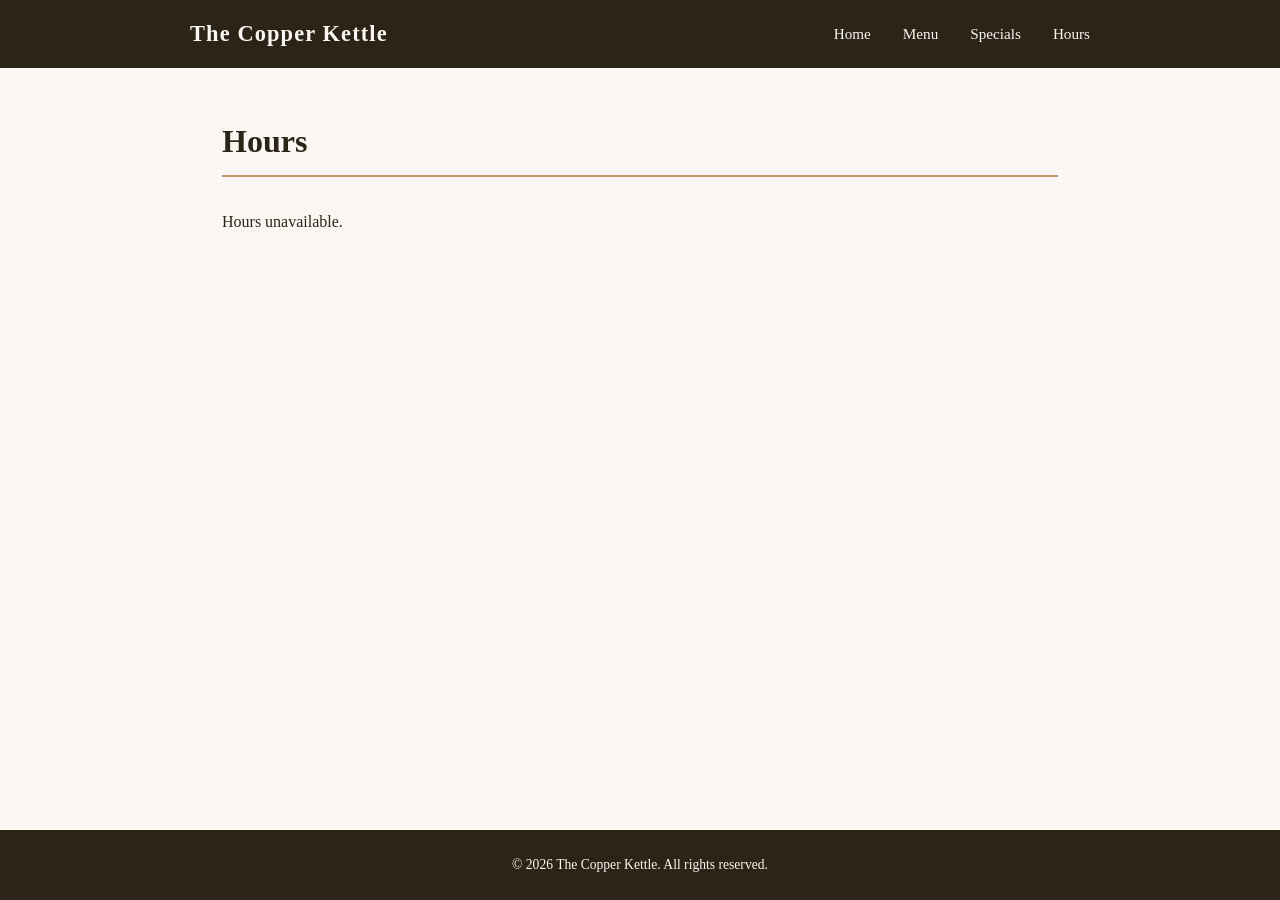
<file: hours.html>
<!DOCTYPE html>
<html lang="en">
<head>
  <meta charset="UTF-8">
  <meta name="viewport" content="width=device-width, initial-scale=1.0">
  <title>Hours | The Copper Kettle</title>
  <link rel="stylesheet" href="style.css">
</head>
<body>
  <header>
    <nav>
      <div class="logo">The Copper Kettle</div>
      <ul class="nav-links">
        <li><a href="index.html">Home</a></li>
        <li><a href="menu.html">Menu</a></li>
        <li><a href="specials.html">Specials</a></li>
        <li><a href="hours.html">Hours</a></li>
      </ul>
    </nav>
  </header>

  <main>
    <h1>Hours</h1>
    <div id="hours-content" class="hours-section">
      <p>Loading...</p>
    </div>
  </main>

  <footer>
    <p>&copy; 2026 The Copper Kettle. All rights reserved.</p>
  </footer>

  <script src="app.js"></script>
  <script>loadHoursFull();</script>
</body>
</html>
</file>
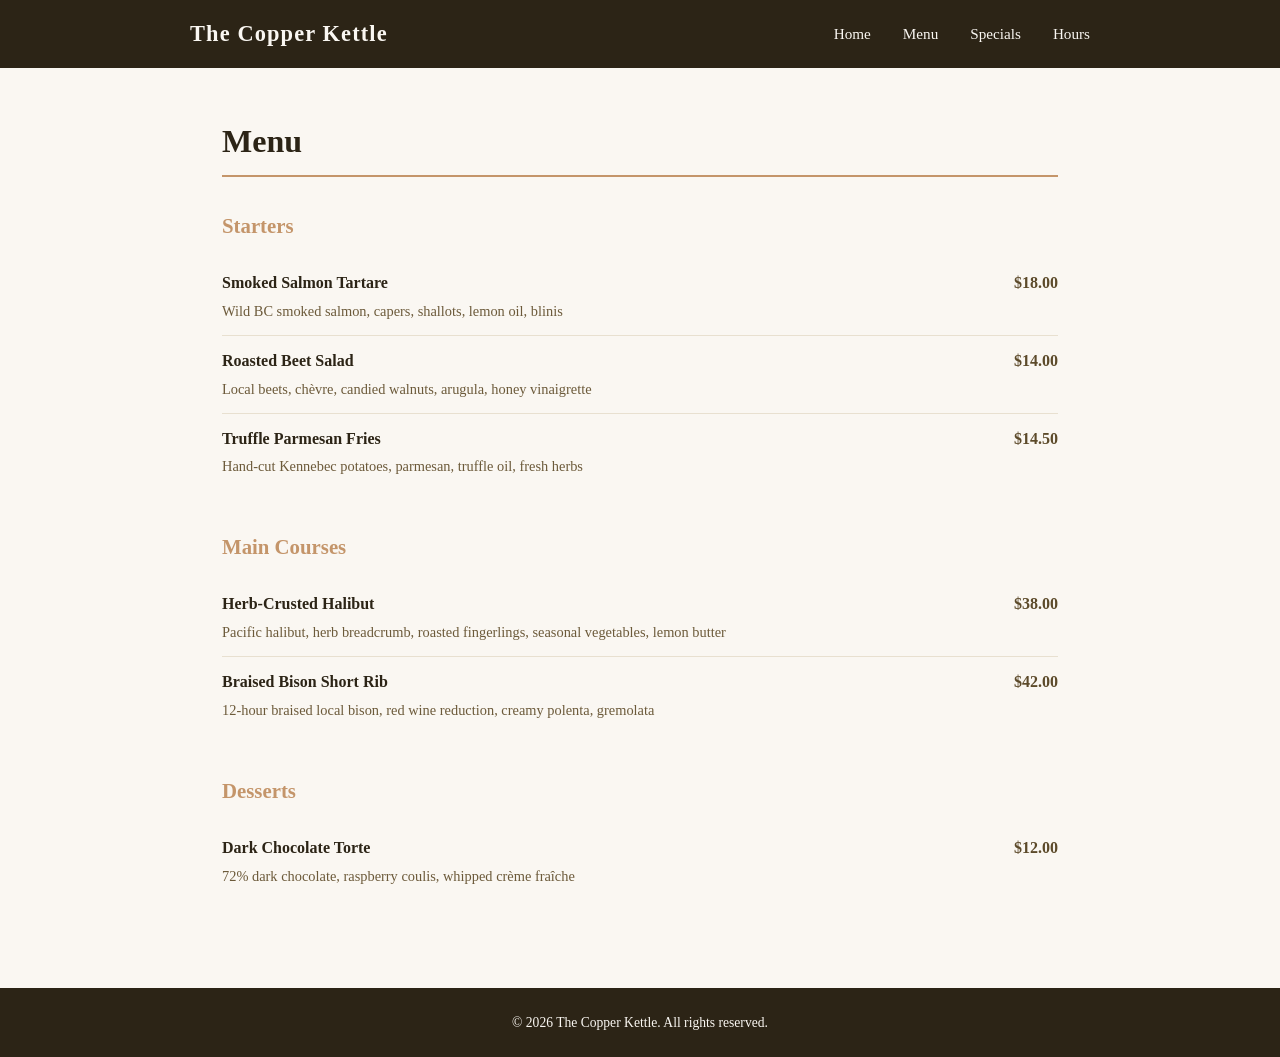
<file: menu.html>
<!DOCTYPE html>
<html lang="en">
<head>
  <meta charset="UTF-8">
  <meta name="viewport" content="width=device-width, initial-scale=1.0">
  <title>Menu | The Copper Kettle</title>
  <link rel="stylesheet" href="style.css">
</head>
<body>
  <header>
    <nav>
      <div class="logo">The Copper Kettle</div>
      <ul class="nav-links">
        <li><a href="index.html">Home</a></li>
        <li><a href="menu.html">Menu</a></li>
        <li><a href="specials.html">Specials</a></li>
        <li><a href="hours.html">Hours</a></li>
      </ul>
    </nav>
  </header>

  <main>
    <h1>Menu</h1>
    <div id="menu-content" class="menu-section">
      <p>Loading menu...</p>
    </div>
  </main>

  <footer>
    <p>&copy; 2026 The Copper Kettle. All rights reserved.</p>
  </footer>

  <script src="app.js"></script>
  <script>loadMenu();</script>
</body>
</html>
</file>
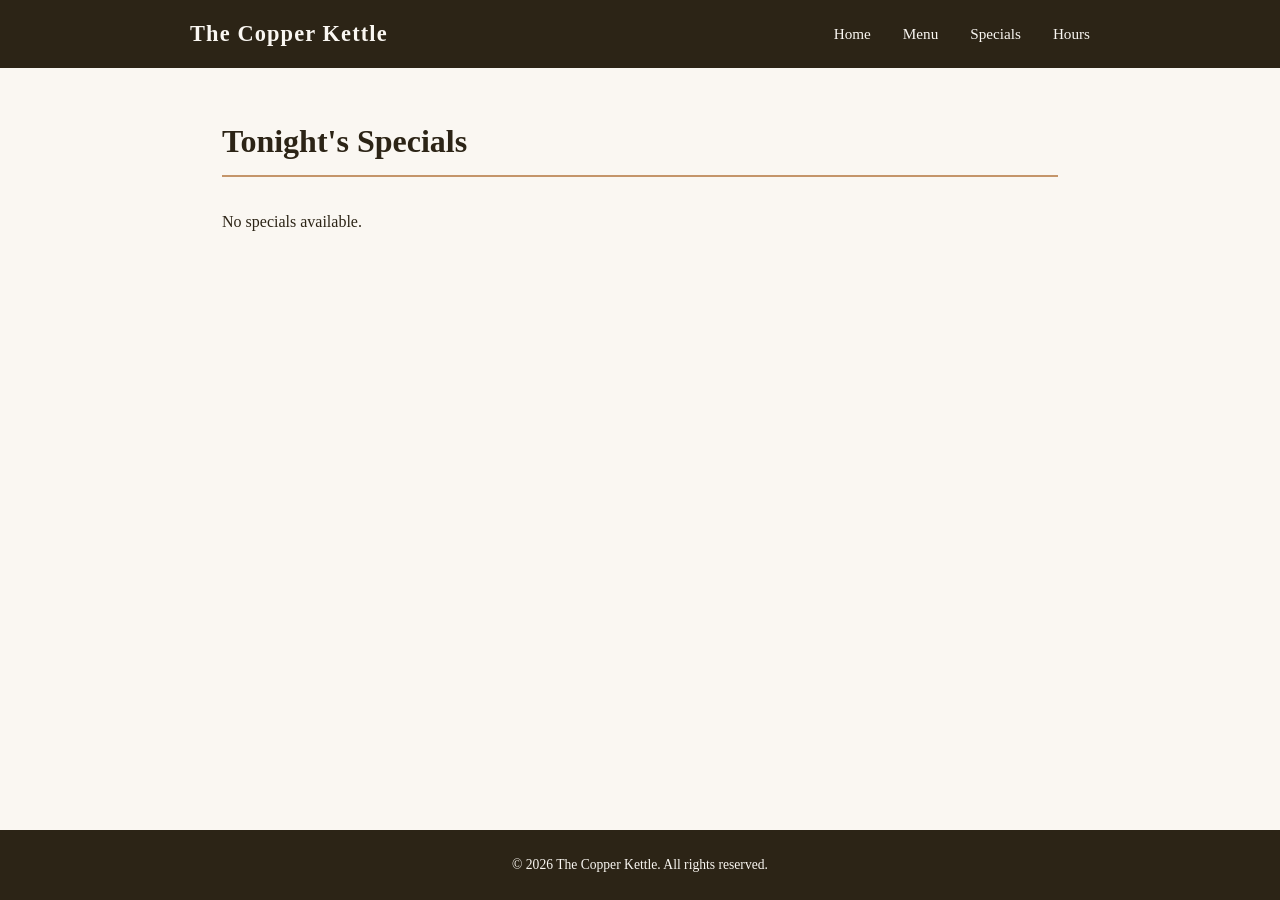
<file: specials.html>
<!DOCTYPE html>
<html lang="en">
<head>
  <meta charset="UTF-8">
  <meta name="viewport" content="width=device-width, initial-scale=1.0">
  <title>Specials | The Copper Kettle</title>
  <link rel="stylesheet" href="style.css">
</head>
<body>
  <header>
    <nav>
      <div class="logo">The Copper Kettle</div>
      <ul class="nav-links">
        <li><a href="index.html">Home</a></li>
        <li><a href="menu.html">Menu</a></li>
        <li><a href="specials.html">Specials</a></li>
        <li><a href="hours.html">Hours</a></li>
      </ul>
    </nav>
  </header>

  <main>
    <h1>Tonight's Specials</h1>
    <div id="specials-content">
      <p>Loading...</p>
    </div>
  </main>

  <footer>
    <p>&copy; 2026 The Copper Kettle. All rights reserved.</p>
  </footer>

  <script src="app.js"></script>
  <script>loadSpecials();</script>
</body>
</html>
</file>
<file: style.css>
* {
  margin: 0;
  padding: 0;
  box-sizing: border-box;
}

body {
  font-family: Georgia, serif;
  background: #faf7f2;
  color: #2c2416;
  line-height: 1.6;
  min-height: 100vh;
  display: flex;
  flex-direction: column;
}

header {
  background: #2c2416;
  color: #faf7f2;
  padding: 1rem 2rem;
}

nav {
  display: flex;
  justify-content: space-between;
  align-items: center;
  max-width: 900px;
  margin: 0 auto;
}

.logo {
  font-size: 1.4rem;
  font-weight: bold;
  letter-spacing: 0.05em;
}

.nav-links {
  list-style: none;
  display: flex;
  gap: 2rem;
}

.nav-links a {
  color: #faf7f2;
  text-decoration: none;
  font-size: 0.95rem;
}

.nav-links a:hover {
  color: #c4956a;
}

main {
  max-width: 900px;
  margin: 0 auto;
  padding: 3rem 2rem;
  flex: 1;
  width: 100%;
}

.hero {
  text-align: center;
  padding: 4rem 0;
}

.hero h1 {
  font-size: 2.5rem;
  margin-bottom: 1rem;
  color: #2c2416;
}

.hero p {
  font-size: 1.2rem;
  margin-bottom: 2rem;
  color: #5c4a2a;
}

.btn {
  display: inline-block;
  background: #c4956a;
  color: #faf7f2;
  padding: 0.75rem 2rem;
  text-decoration: none;
  border-radius: 4px;
  font-size: 1rem;
}

.btn:hover {
  background: #a87850;
}

.info {
  display: grid;
  grid-template-columns: repeat(auto-fit, minmax(200px, 1fr));
  gap: 2rem;
  margin-top: 3rem;
}

.info-card {
  background: #fff;
  padding: 2rem;
  border-radius: 8px;
  box-shadow: 0 2px 8px rgba(44, 36, 22, 0.08);
  text-align: center;
}

.info-card h3 {
  color: #c4956a;
  margin-bottom: 0.5rem;
  font-size: 1.1rem;
}

h1 {
  font-size: 2rem;
  margin-bottom: 2rem;
  border-bottom: 2px solid #c4956a;
  padding-bottom: 0.5rem;
}

.menu-category {
  margin-bottom: 2.5rem;
}

.menu-category h2 {
  color: #c4956a;
  font-size: 1.3rem;
  margin-bottom: 1rem;
}

.menu-item {
  display: flex;
  justify-content: space-between;
  align-items: baseline;
  padding: 0.75rem 0;
  border-bottom: 1px solid #e8e0d0;
}

.menu-item:last-child {
  border-bottom: none;
}

.menu-item-name {
  font-weight: bold;
}

.menu-item-price {
  color: #5c4a2a;
  font-weight: bold;
}

.menu-item-desc {
  font-size: 0.9rem;
  color: #6c5a3a;
  margin-top: 0.25rem;
}

.special-card {
  background: #fff;
  padding: 2rem;
  border-radius: 8px;
  box-shadow: 0 2px 8px rgba(44, 36, 22, 0.1);
  margin-bottom: 1.5rem;
  border-left: 4px solid #c4956a;
}

.special-card h2 {
  font-size: 1.3rem;
  margin-bottom: 0.5rem;
}

.special-card .price {
  color: #c4956a;
  font-size: 1.1rem;
  font-weight: bold;
  margin-bottom: 0.5rem;
}

.special-card .description {
  color: #5c4a2a;
}

.day-row {
  display: flex;
  justify-content: space-between;
  padding: 0.75rem 0;
  border-bottom: 1px solid #e8e0d0;
}

.day-row:last-child {
  border-bottom: none;
}

.day-name {
  font-weight: bold;
}

.closed {
  color: #999;
  font-style: italic;
}

footer {
  background: #2c2416;
  color: #faf7f2;
  text-align: center;
  padding: 1.5rem;
  font-size: 0.85rem;
}

@media (max-width: 600px) {
  .nav-links {
    gap: 1rem;
  }
  .hero h1 {
    font-size: 1.8rem;
  }
}
</file>
